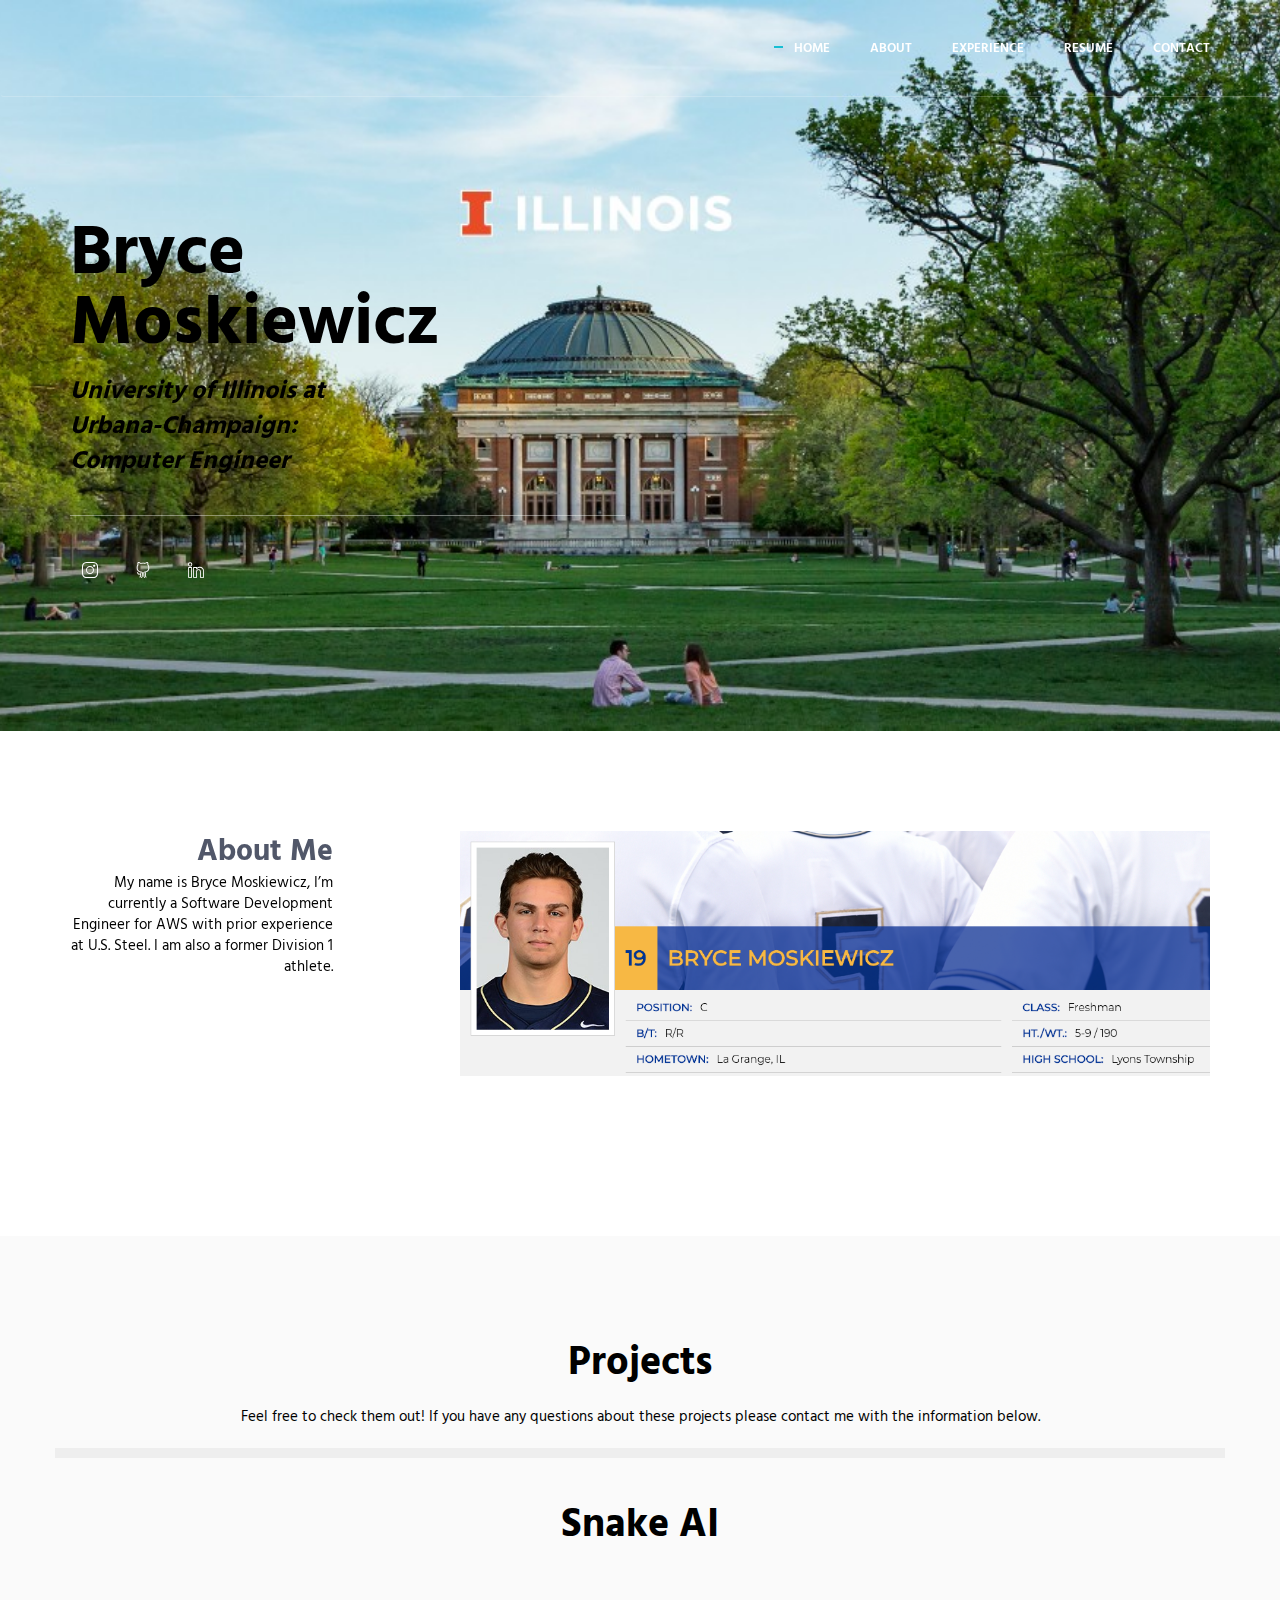
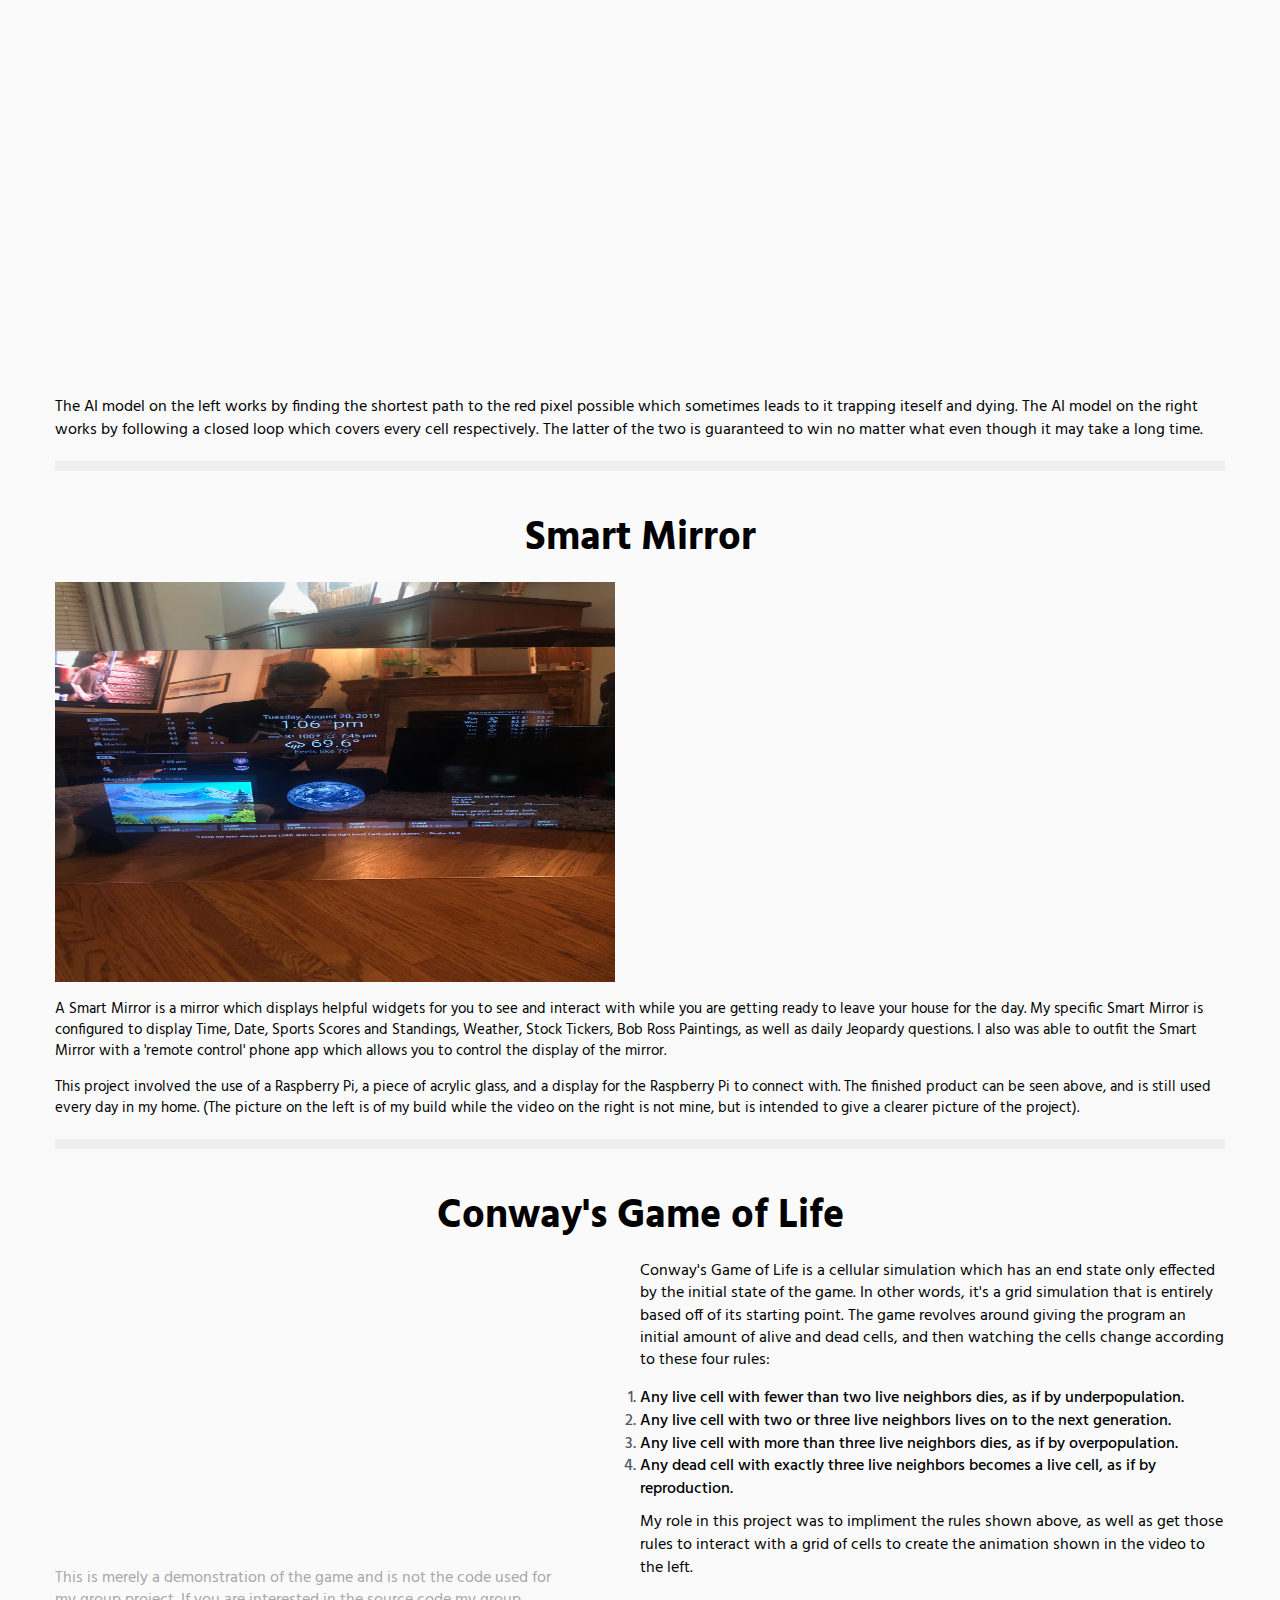
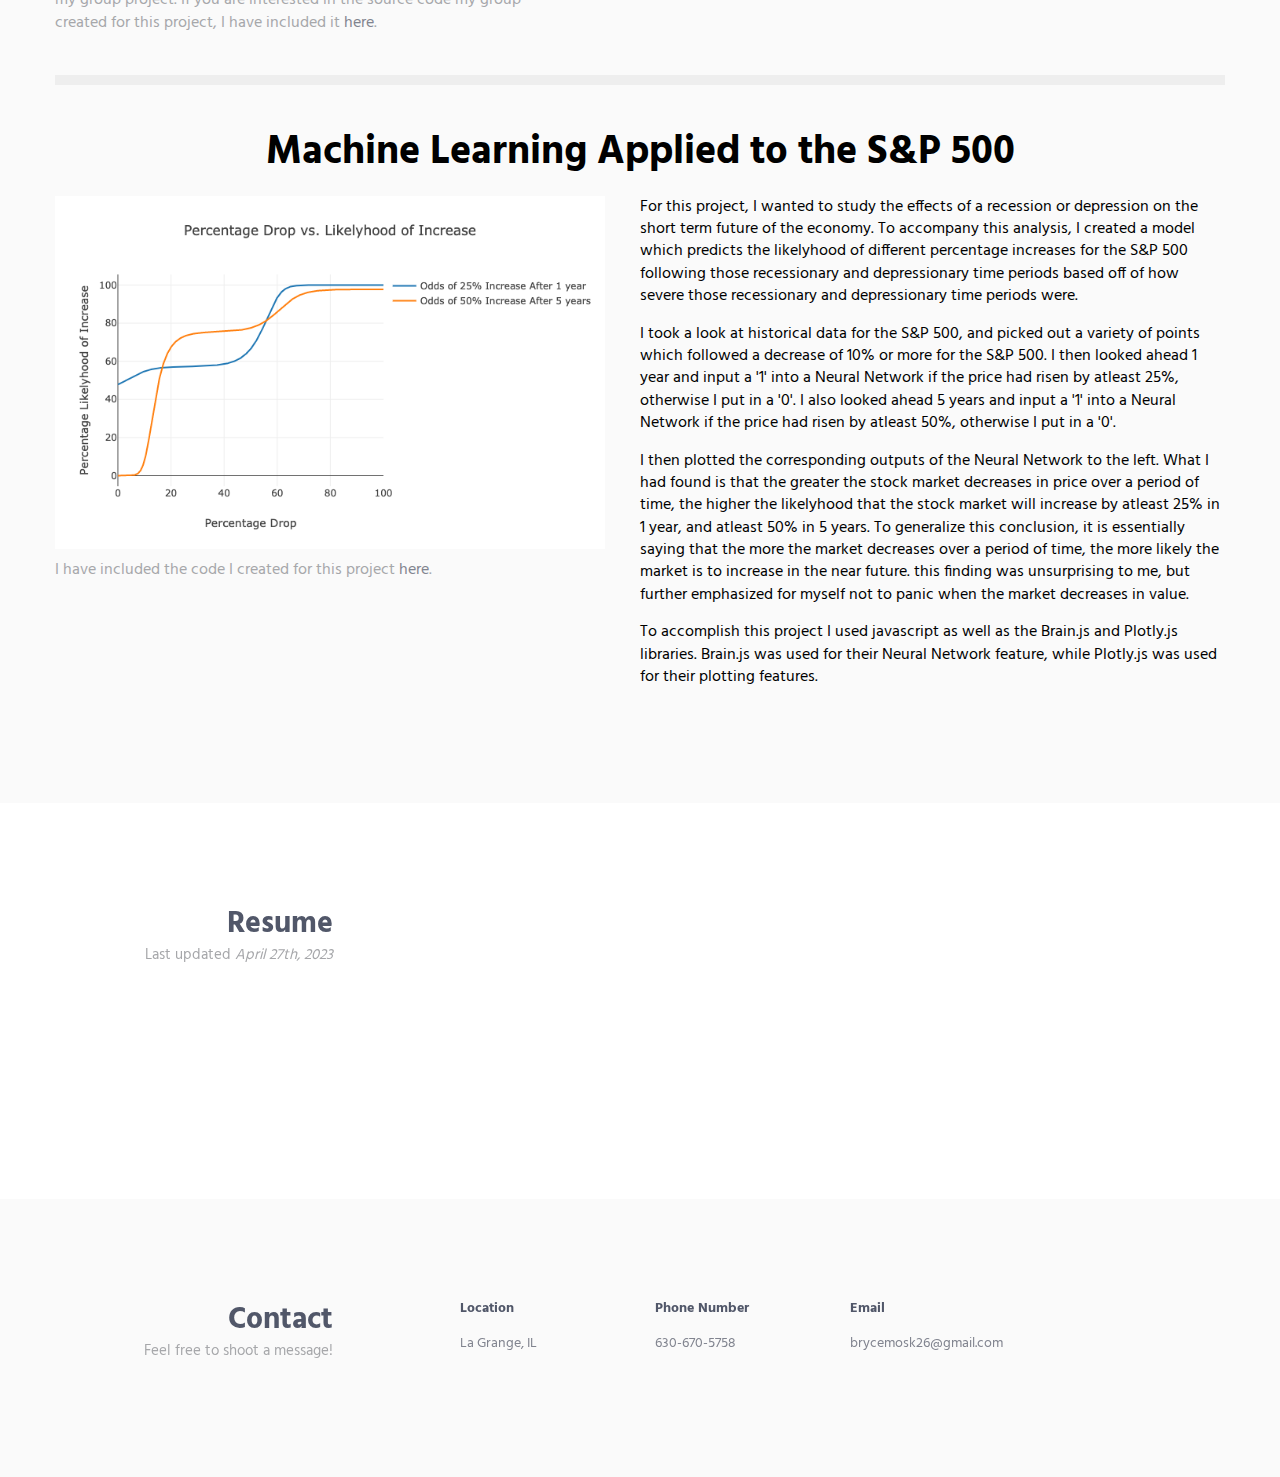
<file: index.html>
<!DOCTYPE html>


<html lang="en" class="no-js">
    <!-- BEGIN HEAD -->
    <head>
        <meta charset="utf-8"/>
        <title>Bryce Moskiewicz: Computer Engineer</title>
        <meta http-equiv="X-UA-Compatible" content="IE=edge">
        <meta content="width=device-width, initial-scale=1" name="viewport"/>
        <meta content="" name="description"/>
        <meta content="" name="author"/>

        <!-- GLOBAL MANDATORY STYLES -->
        <link href="http://fonts.googleapis.com/css?family=Hind:300,400,500,600,700" rel="stylesheet" type="text/css">
        <link href="vendor/simple-line-icons/css/simple-line-icons.css" rel="stylesheet" type="text/css"/>
        <link href="vendor/bootstrap/css/bootstrap.min.css" rel="stylesheet" type="text/css"/>

        <!-- PAGE LEVEL PLUGIN STYLES -->
        <link href="css/animate.css" rel="stylesheet">

        <!-- THEME STYLES -->
        <link href="css/layout.min.css" rel="stylesheet" type="text/css"/>

        <!-- Favicon -->
        <link rel="shortcut icon" href="favicon.ico"/>
    </head>
    <!-- END HEAD -->

    <!-- BODY -->
    <body id="body" data-spy="scroll" data-target=".header">

        <!--========== HEADER ==========-->
        <header class="header navbar-fixed-top">
            <!-- Navbar -->
            <nav class="navbar" role="navigation">
                <div class="container">
                    <!-- Brand and toggle get grouped for better mobile display -->
                    <div class="menu-container js_nav-item">
                        <button type="button" class="navbar-toggle" data-toggle="collapse" data-target=".nav-collapse">
                            <span class="sr-only">Toggle navigation</span>
                            <span class="toggle-icon"></span>
                        </button>

                        <!-- Logo -->

                        <!-- End Logo -->
                    </div>

                    <!-- Collect the nav links, forms, and other content for toggling -->
                    <div class="collapse navbar-collapse nav-collapse">
                        <div class="menu-container">
                            <ul class="nav navbar-nav navbar-nav-right">
                                <li class="js_nav-item nav-item"><a class="nav-item-child nav-item-hover" href="#body">Home</a></li>
                                <li class="js_nav-item nav-item"><a class="nav-item-child nav-item-hover" href="#about">About</a></li>
                                <li class="js_nav-item nav-item"><a class="nav-item-child nav-item-hover" href="#skills">Experience</a></li>
                                <li class="js_nav-item nav-item"><a class="nav-item-child nav-item-hover" href="#resume">Resume</a></li>
                                <li class="js_nav-item nav-item"><a class="nav-item-child nav-item-hover" href="#contact">Contact</a></li>
                            </ul>
                        </div>
                    </div>
                    <!-- End Navbar Collapse -->
                </div>
            </nav>
            <!-- Navbar -->
        </header>
        <!--========== END HEADER ==========-->
<!-- update -->
        <!--========== SLIDER ==========-->
        <div class="promo-block parallax-window" data-parallax="scroll" data-image-src="./UofIPicture.jpeg">
            <div class="container">
                <div class="row">
                    <div class="col-sm-6">
                        <div class="promo-block-divider">
                            <h1 class="promo-block-title"> <font color="black" > Bryce </br> Moskiewicz </font> </h1>
                            <h1 class="promo-block-text"> <i> <font color="black" >University of Illinois at </br> Urbana-Champaign: </br> Computer Engineer </font> </i></h1>
                        </div>
                        <ul class="list-inline">
                            <li><a href="https://www.instagram.com/bmoskie26" target="_blank" class="social-icons"><i class="icon-social-instagram"></i></a></li>
                            <li><a href="https://github.com/brycemosk" target="_blank" class="social-icons"><i class="icon-social-github"></i></a></li>
                            <li><a href="https://www.linkedin.com/in/bryce-moskiewicz-81370b183/"  target="_blank" class="social-icons"><i class="icon-social-linkedin"></i></a></li>
                        </ul>
                    </div>
                </div>
                <!--// end row -->
            </div>
        </div>
        <!--========== SLIDER ==========-->

        <!--========== PAGE LAYOUT ==========-->
        <!-- About -->
        <div id="about">
            <div class="container content-lg">
                <div class="row">
                    <div class="col-sm-3 sm-margin-b-30">
                        <div class="text-right sm-text-left">
                            <h2 class="margin-b-0">About Me</h2>
                            <p><font color="black"> My name is Bryce Moskiewicz, I’m currently a Software Development Engineer for AWS with prior experience at U.S. Steel. I am also a former Division 1 athlete. </font></p>
                        </div>
                    </div>
                    <div class="col-sm-8 col-sm-offset-1">
                    <div class="margin-b-60">
                      <img height=auto width=100% src="pitt_bio.jpg">
                    </div>
                </div>
                <!--// end row -->
            </div>
        </div>
        <!-- End About -->
                <!-- Skills -->

      <div id="skills">
        <div class="bg-color-sky-light" data-auto-height="true">
            <div class="container content-lg">
                <div class="row">
                    <h1 align = "middle"><font color="black"><b>Projects</b></font></h1>
                    <p align="middle"><font color="black">Feel free to check them out! If you have any questions about these projects please contact me with the information below.</font></p>
                  <hr style="border-width: 10px;"></hr>
                  </br>
            
                    <h1 align="middle"><font color="black">Snake AI</font></h1>
                    <div style="float: left; width: 50%;">
                    <iframe src="https://editor.p5js.org/Bmoskie26/embed/dnBCqelpx" style="width: 600px; height: 420px; overflow: hidden;"  scrolling="no" frameborder="0"></iframe>
                    </div>
                    <div style="float: left; width: 50%;">
                    <iframe src="https://editor.p5js.org/Bmoskie26/embed/I-ImMEuc_" style="width: 600px; height: 420px; overflow: hidden;"  scrolling="no" frameborder="0"></iframe>
                    </div>
                    <p>
                      <font color="black" size="3"> The AI model on the left works by finding the shortest path to the red pixel possible which sometimes leads to it trapping
                          iteself and dying. The AI model on the right works by 
                           following a closed loop which covers every cell respectively. The latter of the two is guaranteed to win no matter what even though it may take a long time. 
                        </font>
                    </p>
                    <hr style="border-width: 10px;"></hr>
                    </br>
            
               <h1 align="middle"><font color="black">Smart Mirror</font></h1>
               <div style="float: right; width: 50%;">
              <iframe width="560" height="400" src="https://www.youtube.com/embed/cVmDjJmcd2M" frameborder="0" allow="accelerometer; autoplay; encrypted-media; gyroscope; picture-in-picture" allowfullscreen></iframe>
               </div>
               <div style="float: right; width: 50%;">
               <img src="Final.jpeg" width=560px height=400px></img>
               </div>

             <div style="float: left; width: 100%; padding-top:10px;">
             <p>
             <font color="black">
             A Smart Mirror is a mirror which displays helpful widgets for you to see and interact with while you are getting ready to leave your house for the day.
             My specific Smart Mirror is configured to display Time, Date, Sports Scores and Standings, Weather, Stock Tickers, Bob Ross Paintings, as well as daily Jeopardy questions.
             I also was able to outfit the Smart Mirror with a 'remote control' phone app which allows you to control the display of the mirror.
             </font>
             </p>
             </div>
             <p>
             <font color="black">
             This project involved the use of a Raspberry Pi, a piece of acrylic glass, and a display for the Raspberry Pi to connect with.
             The finished product can be seen above, and is still used every day in my home. (The picture on the left is of my build while
             the video on the right is not mine, but is intended to give a clearer picture of the project).
             </font>
             </p>

              <hr  style="border-width: 10px;"></hr>
            </br>
               <h1 align="middle"><font color="black">Conway's Game of Life</font></h1>
               <div style="float: left; width: 50%; padding-right: 70px;">
               <iframe width=500px height="300" src="https://www.youtube.com/embed/Aq51GfPmD54?start=16" frameborder="0" allow="accelerometer; autoplay; encrypted-media; gyroscope; picture-in-picture" allowfullscreen></iframe>
                 <p><font size="3">This is merely a demonstration of the game and is not the code used for my group project.
                 If you are interested in the source code my group created for this project, I have included it <a href="ConwaySourceCode.txt" target="_blank">here</a>. </font></p>
               </div>

               <p><font color="black" size="3">
               Conway's Game of Life is a cellular simulation which has an end state only effected by the initial state of the game.
               In other words, it's a grid
               simulation that is entirely based off of its starting point. The game revolves around giving the program an initial amount of
               alive and dead cells, and then watching the cells change according to these four rules:
               </font>
               <ol>
                 <li><font color="black">Any live cell with fewer than two live neighbors dies, as if by underpopulation.</font></li>
                 <li><font color="black">Any live cell with two or three live neighbors lives on to the next generation.</font></li>
                 <li><font color="black">Any live cell with more than three live neighbors dies, as if by overpopulation.</font></li>
                 <li><font color="black">Any dead cell with exactly three live neighbors becomes a live cell, as if by reproduction.</font></li>
               </ol>
               <font color="black" size="3"> My role in this project was to impliment the rules shown above, as well as get those rules to interact with
               a grid of cells to create the animation shown in the video to the left. </font>
               </p>
             </br>
             </br>
             </br>



               <hr  style="border-width: 10px;"></hr>

               </br>
               <h1 align="middle"><font color="black">Machine Learning Applied to the S&P 500</font></h1>
               <div style="float: left; width:50%;">
               <img width=550px  src="newplot (3).png"></img>
               <div style="padding-top: 10px;">
               <p><font size="3">I have included the code I created for this project <a href="Stock_Project.js">here</a>.</font></p>
               </div>
               </div>
               <div style="float: left; width:50%;">
                 <p><font color="black" size="3">For this project, I wanted to study the effects of a recession or depression
                 on the short term future of the economy. To accompany this analysis, I created a model which predicts the likelyhood of different percentage increases
                 for the S&P 500 following those recessionary and depressionary time periods based off of how severe those recessionary and depressionary time periods were.</font></p>
                 <p><font color="black" size="3">I took a look at historical data for the S&P 500, and picked out a variety of points which
                 followed a decrease of 10% or more for the S&P 500. I then looked ahead 1 year and input a '1' into a Neural Network if the price had risen by atleast
                 25%, otherwise I put in a '0'. I also looked ahead 5 years and input a '1' into a Neural Network if the price had risen by atleast 50%, otherwise I put in a '0'.
                 </font></p>
                 <p><font color="black" size="3">I then plotted the corresponding outputs of the Neural Network to the left. What I had found is that the greater the stock market
                   decreases in price over a period of time, the higher the likelyhood that the stock market will increase by atleast 25% in 1 year, and atleast 50% in 5 years. To generalize this conclusion,
                   it is essentially saying that the more the market decreases over a period of time, the more likely the market is to increase in the near future. this finding was unsurprising to me, but further
                   emphasized for myself not to panic when the market decreases in value.
                   </font></p>
                   <p><font color="black" size="3">
                     To accomplish this project I used javascript as well as the Brain.js and Plotly.js libraries. Brain.js was used for their Neural Network feature, while Plotly.js was used
                     for their plotting features.
                   </font></p>
                 </div>

               </div>

                <!--// end row -->
            </div>
        </div>
    </div>
  </div>

        <!-- End Skills -->

        <!-- Resume -->
        <div id="resume">
                <div class="container content-lg">
                    <div class="row">
                        <div class="col-sm-3 sm-margin-b-30">
                            <div class="text-right sm-text-left">
                                <h2 class="margin-b-0">Resume</h2>
                                <p>Last updated <i>April 27th, 2023</i> </p>
                            </div>
                        </div>
                        <div class="col-sm-8 col-sm-offset-1">
                            <div class="row row-space-2 margin-b-4">

                                <div class="col-md-4 md-margin-b-4">
                                    <div class="service bg-color-base wow zoomIn" data-height="height" data-wow-duration=".3" data-wow-delay=".1s">
                                        <div class="service-element">
                                            <i class="service-icon color-white icon-screen-tablet"></i>
                                        </div>
                                        <div class="service-info">
                                            <h3 class="color-white">Resume Download</h3>
                                            <p class="color-white margin-b-5">Click Here</p>
                                        </div>
                                    <a href="./Bryce_Resume.pdf" target="_blank" class="content-wrapper-link"></a>
                                    </div>
                                </div>
                                <div class="col-md-4">

                                </div>
                            </div>
                            <!--// end row -->
                        </div>
                    </div>
                    <!--// end row -->
                </div>

        </div>
        <!-- End Resume -->


                            </div>

                            </div>
                            <div class="masonry-grid-item col-xs-12 col-sm-6 col-md-4 md-margin-b-4">

                            </div>
                        </div>
                        <!-- End Masonry Grid -->
                    </div>
                </div>
                <!--// end row -->
            </div>
        </div>
        <!-- End Work -->

        <!-- Contact -->
        <div id="contact">
            <div class="bg-color-sky-light">
                <div class="container content-lg">
                    <div class="row">
                        <div class="col-sm-3 sm-margin-b-30">
                            <div class="text-right sm-text-left">
                                <h2 class="margin-b-0">Contact</h2>
                                <p>Feel free to shoot a message!</p>
                            </div>
                        </div>
                        <div class="col-sm-8 col-sm-offset-1">
                            <div class="row">
                                <div class="col-md-3 col-xs-6 md-margin-b-30">
                                    <h5>Location</h5>
                                    <a target="_blank" href="https://www.google.com/maps/d/viewer?gl=US&ie=UTF8&oe=UTF8&msa=0&mid=1z44y_iLNF-6cTIdN8VldLhr8Oy0&ll=41.778777118610385%2C-87.86489860251618&z=10">La Grange, IL</a>
                                </div>
                                <div class="col-md-3 col-xs-6 md-margin-b-30">
                                    <h5>Phone Number</h5>
                                    <a href="tel:630-670-5758">630-670-5758</a>
                                </div>
                                <div class="col-md-3 col-xs-6">
                                    <h5>Email</h5>
                                    <a href="mailto:brycemosk26@gmail.com">brycemosk26@gmail.com </a>
                                </div>

                            </div>
                        </div>
                    </div>
                    <!--// end row -->

                </div>
            </div>
        </div>


        <!-- Back To Top -->
        <a href="javascript:void(0);" class="js-back-to-top back-to-top">Top</a>

        <!-- JAVASCRIPTS(Load javascripts at bottom, this will reduce page load time) -->
        <!-- CORE PLUGINS -->
        <script src="vendor/jquery.min.js" type="text/javascript"></script>
        <script src="vendor/jquery-migrate.min.js" type="text/javascript"></script>
        <script src="vendor/bootstrap/js/bootstrap.min.js" type="text/javascript"></script>

        <!-- PAGE LEVEL PLUGINS -->
        <script src="vendor/jquery.easing.js" type="text/javascript"></script>
        <script src="vendor/jquery.back-to-top.js" type="text/javascript"></script>
        <script src="vendor/jquery.smooth-scroll.js" type="text/javascript"></script>
        <script src="vendor/jquery.wow.min.js" type="text/javascript"></script>
        <script src="vendor/jquery.parallax.min.js" type="text/javascript"></script>
        <script src="vendor/jquery.appear.js" type="text/javascript"></script>
        <script src="vendor/masonry/jquery.masonry.pkgd.min.js" type="text/javascript"></script>
        <script src="vendor/masonry/imagesloaded.pkgd.min.js" type="text/javascript"></script>

        <!-- PAGE LEVEL SCRIPTS -->
        <script src="js/layout.min.js" type="text/javascript"></script>
        <script src="js/components/progress-bar.min.js" type="text/javascript"></script>
        <script src="js/components/masonry.min.js" type="text/javascript"></script>
        <script src="js/components/wow.min.js" type="text/javascript"></script>

    </body>
    <!-- END BODY -->
</html>
</file>
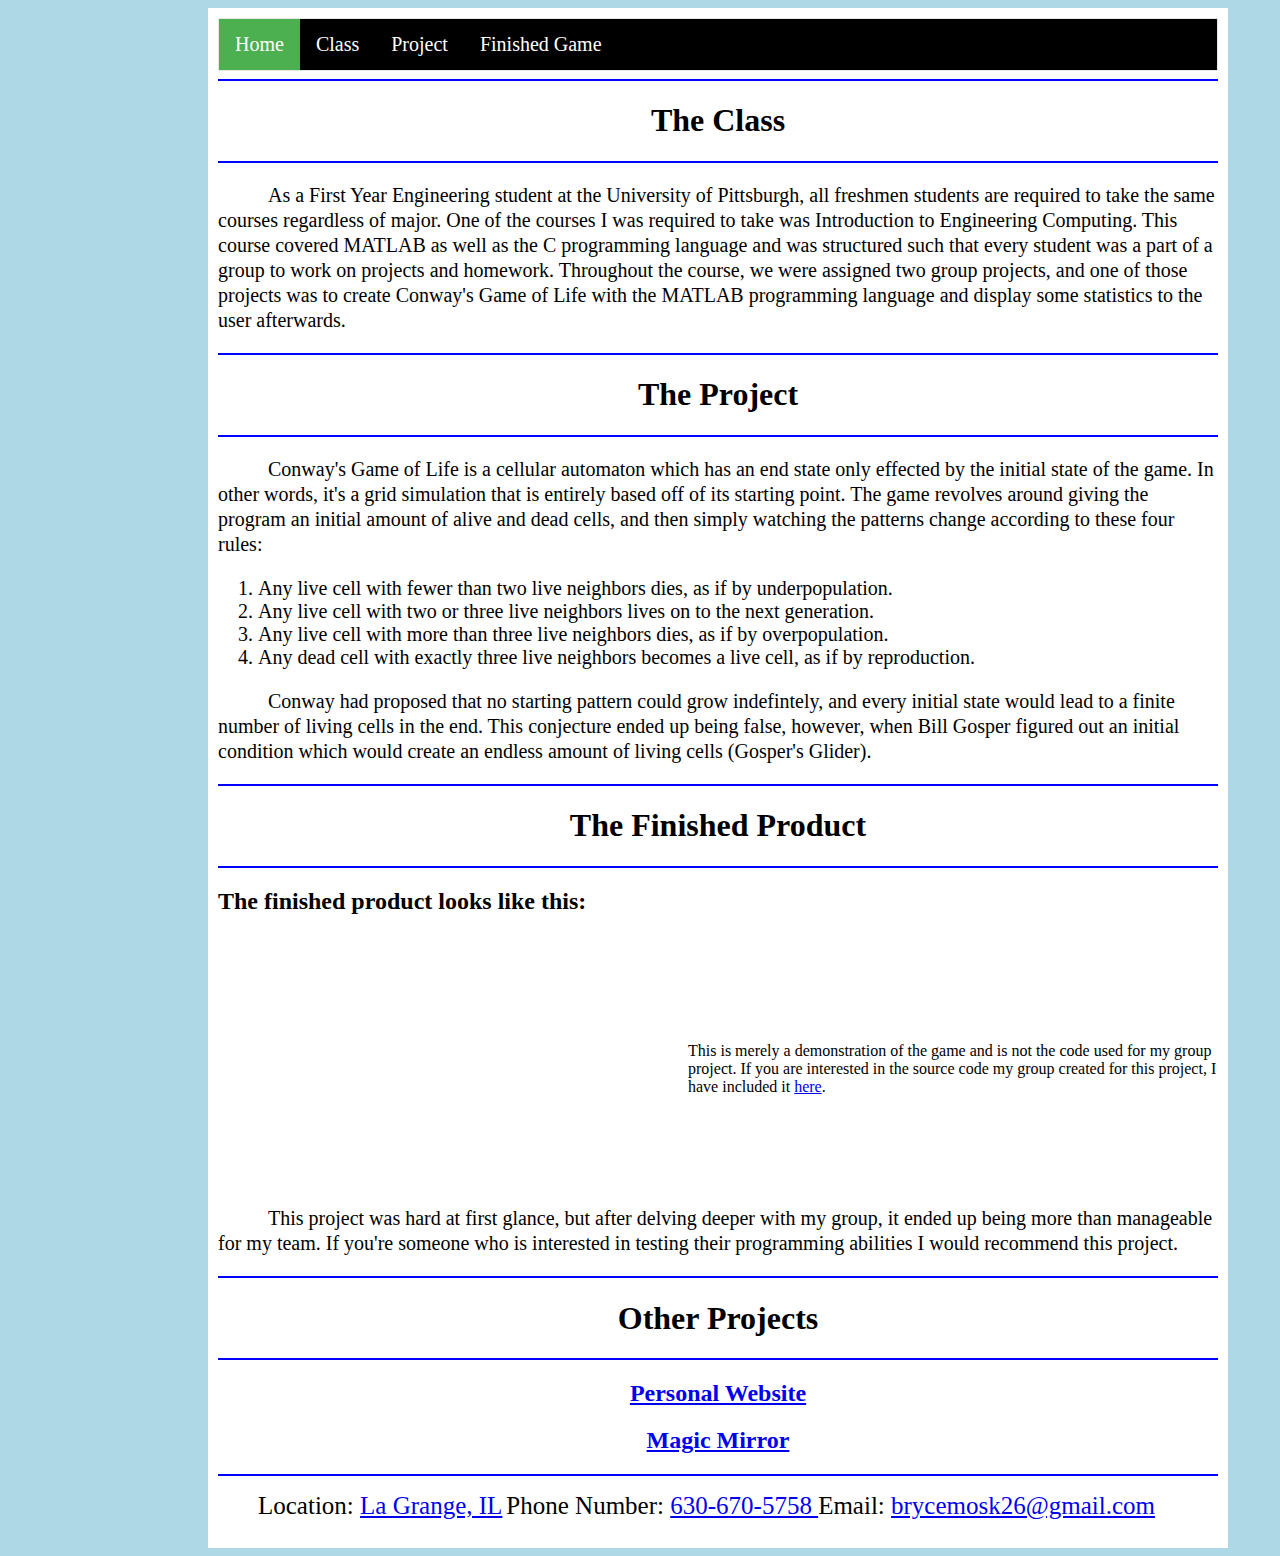
<file: ConwaysGame.html>
<!DOCTYPE HTML>
<html>
<head>
<title>Conway's Game of Life</title>
<link rel="stylesheet" href="style.css"></link>
</head>
<body>
  <div class="backgroundConway">
  <ul class="topbar">
  <li class="barElement"><a class="active" href="index.html">Home</a></li>
  <li class="barElement"><a href="#Class">Class</a></li>
  <li class="barElement"><a href="#Project">Project</a></li>
  <li class="barElement"><a href="#Finished">Finished Game</a></li>
</ul>
<hr></hr>
<h1 id="Class">The Class</h1>
<hr></hr>
<p>
As a First Year Engineering student at the University of Pittsburgh, all freshmen students are required to take the same courses
regardless of major. One of the courses I was required to take was Introduction to Engineering Computing. This course covered
MATLAB as well as the C programming language and was structured such that every student was a part of a group
to work on projects and homework. Throughout the course, we were assigned two group projects, and one of those projects
was to create Conway's Game of Life with the MATLAB programming language and display some statistics to the user afterwards.
</p>
<hr></hr>
<h1 id="Project">The Project</h1>
<hr></hr>
<p>
Conway's Game of Life is a cellular automaton which has an end state only effected by the initial state of the game.
In other words, it's a grid
simulation that is entirely based off of its starting point. The game revolves around giving the program an initial amount of
alive and dead cells, and then simply watching the patterns change according to these four rules:
<ol>
  <li>Any live cell with fewer than two live neighbors dies, as if by underpopulation.</li>
  <li>Any live cell with two or three live neighbors lives on to the next generation.</li>
  <li>Any live cell with more than three live neighbors dies, as if by overpopulation.</li>
  <li>Any dead cell with exactly three live neighbors becomes a live cell, as if by reproduction.</li>
</ol>
</p>
<p>
Conway had proposed that no starting pattern could grow indefintely, and every initial state would lead to a finite
number of living cells in the end. This conjecture ended up being false, however, when Bill Gosper figured out an initial
condition which would create an endless amount of living cells (Gosper's Glider).
</p>
<hr></hr>
<h1 id="Finished">The Finished Product</h1>
<hr></hr>
<h2>The finished product looks like this:</h2>
<iframe style="padding-right:20px" width="450" height="250" src="https://www.youtube.com/embed/Aq51GfPmD54?start=16" frameborder="0" allow="accelerometer; autoplay; encrypted-media; gyroscope; picture-in-picture" allowfullscreen></iframe>
<br></br>
<br></br>
<br></br>
<font size="3">This is merely a demonstration of the game and is not the code used for my group project.
If you are interested in the source code my group created for this project, I have included it <a href="ConwaySourceCode.txt" target="_blank">here</a>. </font>
<br></br>
<br></br>
<br></br>
<p>
This project was hard at first glance, but after delving deeper with my group, it ended up being more than manageable for my team.
If you're someone who is interested in testing their programming abilities I would recommend this project.
</p>
<hr></hr>
<h1> Other Projects </h1>
<hr></hr>
<div class="projects" style="">
<h2 align="middle"><a class="projects" href="index.html" target="_blank">Personal Website </a></h2>
<h2 align="middle"><a class="projects" href="MagicMirror.html" target="_blank"> Magic Mirror </a></h2>
</div>
<hr></hr>
<div class="row">
    <ul class="row">
        <li> Location: <a target="_blank" href="https://www.google.com/maps/place/Chicago,+IL/@41.8333925,-88.0121478,10z/data=!3m1!4b1!4m5!3m4!1s0x880e2c3cd0f4cbed:0xafe0a6ad09c0c000!8m2!3d41.8781136!4d-87.6297982"> La Grange, IL</a></li>
        <li> Phone Number: <a href="tel:630-670-5758"> 630-670-5758 </a></li>
        <li> Email: <a href="mailto:brycemosk26@gmail.com">brycemosk26@gmail.com </a></li>
    </ul>
</div>
</div>
</body>
</html>
</file>
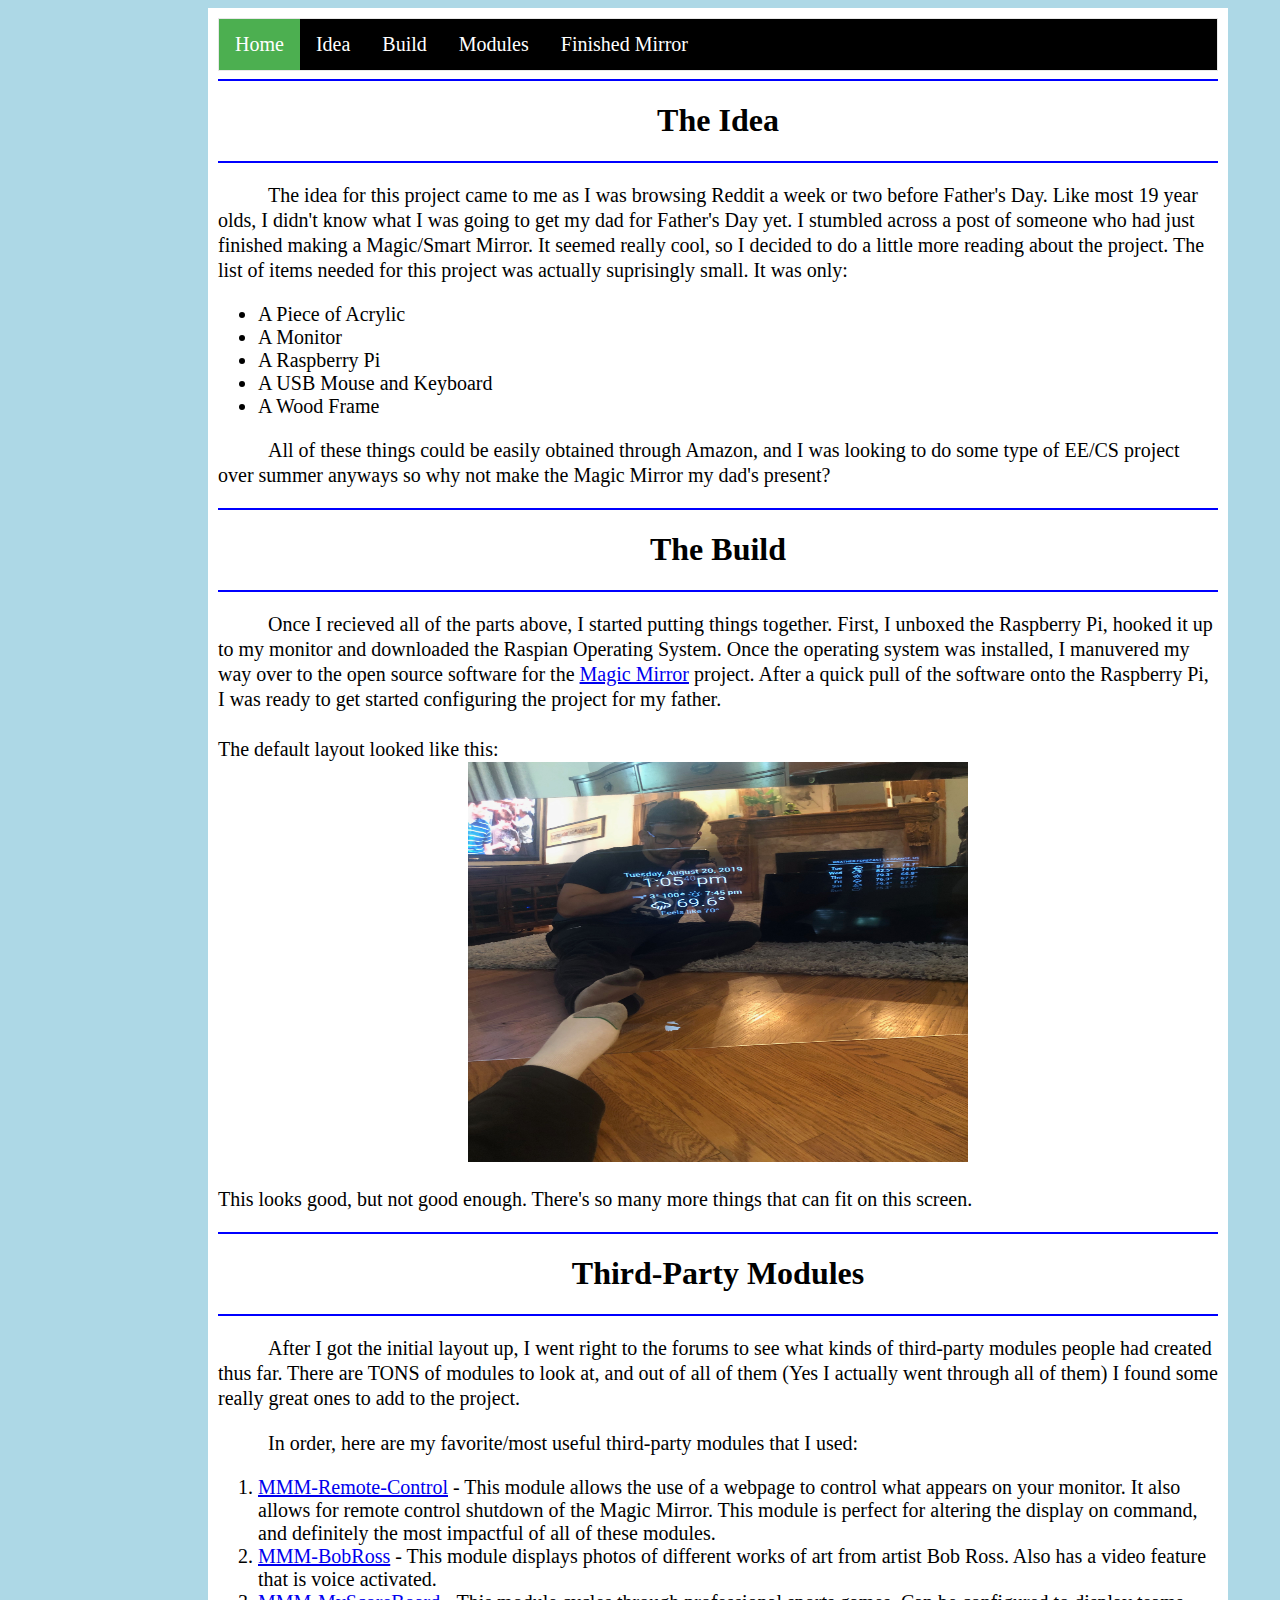
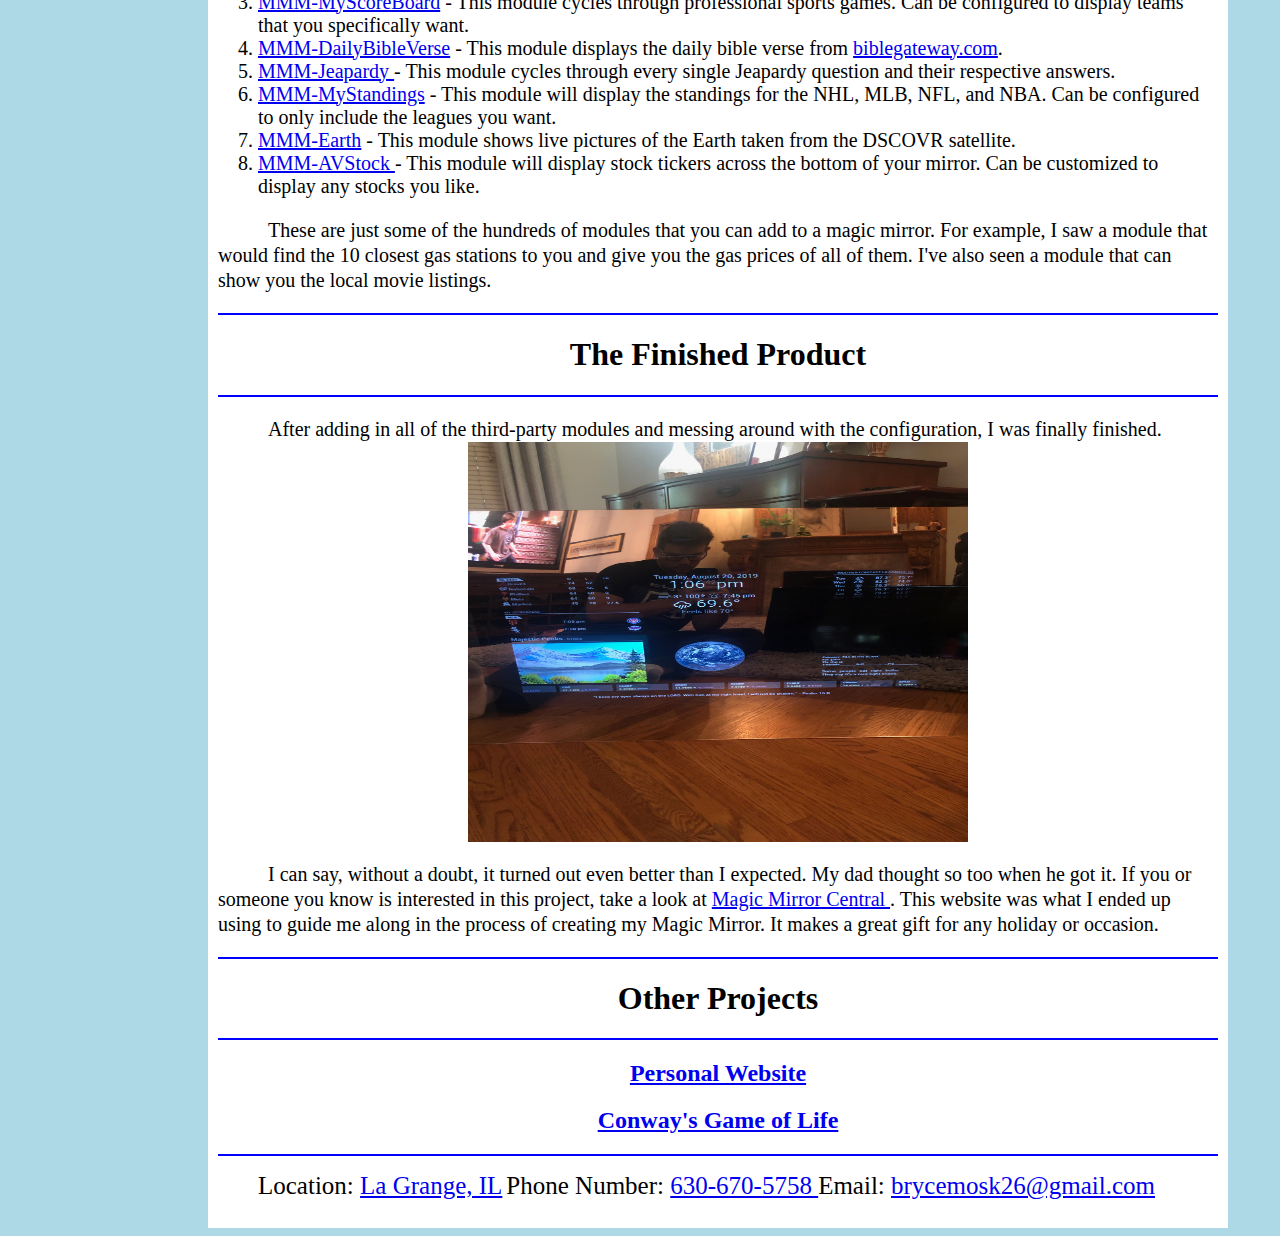
<file: MagicMirror.html>
<!DOCTYPE HTML>
<html>
<head>
<title>Magic Mirror</title>
<link rel="stylesheet" href="style.css"></link>
</head>
<body>
  <div class="backgroundMirror">
  <ul class="topbar">
  <li class="barElement"><a class="active" href="index.html">Home</a></li>
  <li class="barElement"><a href="#Idea">Idea</a></li>
  <li class="barElement"><a href="#Build">Build</a></li>
  <li class="barElement"><a href="#Modules">Modules</a></li>
  <li class="barElement"><a href="#Finished">Finished Mirror</a></li>
</ul>
<hr></hr>
<h1 id="Idea">The Idea</h1>
<hr></hr>
<p>
The idea for this project came to me as I was browsing Reddit a week or two before Father's Day. Like most 19 year olds, I didn't know what I was going to get
my dad for Father's Day yet. I stumbled across a post of someone who had just finished making a Magic/Smart Mirror.
It seemed really cool, so I decided to do a little more reading about the project.
The list of items needed for this project was actually suprisingly small.
It was only: </p>
  <ul>
    <li>A Piece of Acrylic</li>
    <li>A Monitor</li>
    <li>A Raspberry Pi</li>
    <li>A USB Mouse and Keyboard</li>
    <li>A Wood Frame</li>
  </ul>
<p>
All of these things could be easily obtained through Amazon, and I was looking to do some type of EE/CS project over summer anyways so why not make the Magic Mirror my dad's present?
</p>
<hr></hr>
<h1 id="Build">The Build</h1>
<hr></hr>
<p>
  Once I recieved all of the parts above, I started putting things together.
  First, I unboxed the Raspberry Pi, hooked it up to my monitor and downloaded the Raspian Operating System.
  Once the operating system was installed, I manuvered my way over to the open source software for the <a target="_blank" href="https://magicmirror.builders/">Magic Mirror</a> project.
  After a quick pull of the software onto the Raspberry Pi, I was ready to get started configuring the project for my father.
  <br/>
  <br/>
  The default layout looked like this:
  <br/>
  <img class="center" src="Initial.jpeg" height="400" width="500" align="middle"></img>
  <br/>
  This looks good, but not good enough. There's so many more things that can fit on this screen.
</p>
<hr></hr>
<h1 id="Modules">Third-Party Modules</h1>
<hr></hr>
<p>
  After I got the initial layout up, I went right to the forums to see what kinds of third-party modules people had created thus far.
  There are TONS of modules to look at, and out of all of them (Yes I actually went through all of them)
  I found some really great ones to add to the project.
</p>
<p>
  In order, here are my favorite/most useful third-party modules that I used:
</p>
  <ol>
    <li><a href="https://github.com/Jopyth/MMM-Remote-Control" target="_blank">MMM-Remote-Control</a> - This module allows the use of a webpage to control what appears on your monitor. It also allows for remote control shutdown of the Magic Mirror. This module is perfect for altering the display on command, and definitely the most impactful of all of these modules.</li>
    <li><a href="https://forum.magicmirror.builders/topic/8459/mmm-bob-ross-for-putting-a-happy-little-painting-up-on-your-mirror/2" target="_blank">MMM-BobRoss</a> - This module displays photos of different works of art from artist Bob Ross. Also has a video feature that is voice activated.</li>
    <li><a href="https://forum.magicmirror.builders/topic/4297/mmm-myscoreboard" target="_blank"> MMM-MyScoreBoard</a> - This module cycles through professional sports games. Can be configured to display teams that you specifically want.</li>
    <li><a href="https://forum.magicmirror.builders/topic/1265/mmm-dailybibleverse" target="_blank">MMM-DailyBibleVerse</a> - This module displays the daily bible verse from <a target="_blank" href="https://www.biblegateway.com/"> biblegateway.com</a>.</li>
    <li><a href="https://forum.magicmirror.builders/topic/4209/mmm-jeopardy" target="_blank">MMM-Jeapardy </a>- This module cycles through every single Jeapardy question and their respective answers.</li>
    <li><a href="https://forum.magicmirror.builders/topic/10234/mmm-mystandings" target="_blank">MMM-MyStandings</a> - This module will display the standings for the NHL, MLB, NFL, and NBA. Can be configured to only include the leagues you want.</li>
    <li><a href="https://github.com/mykle1/MMM-EARTH" target="_blank"> MMM-Earth</a> - This module shows live pictures of the Earth taken from the DSCOVR satellite.</li>
    <li><a href="https://github.com/eouia/MMM-AVStock" target="_blank">MMM-AVStock </a>- This module will display stock tickers across the bottom of your mirror. Can be customized to display any stocks you like.</li>
  </ol>
<p>
  These are just some of the hundreds of modules that you can add to a magic mirror. For example, I saw a module that would find the 10 closest gas stations to you and give you the gas prices of all of them.
  I've also seen a module that can show you the local movie listings.
</p>
<hr></hr>
<h1 id="Finished">The Finished Product</h1>
<hr></hr>
<p>
  After adding in all of the third-party modules and messing around with the configuration, I was finally finished.
  <br/>
    <img class="center" src="Final.jpeg" height="400" width="400" align="middle"> </img>
</p>
<p>
  I can say, without a doubt, it turned out even better than I expected. My dad thought so too when he got it.
  If you or someone you know is interested in this project, take a look at <a href="https://www.magicmirrorcentral.com/complete-raspberry-pi-magic-mirror-tutorial/" target="_blank"> Magic Mirror Central </a>.
   This website was what I ended up using to guide me along in the process of creating my Magic Mirror. It makes a great gift for any
   holiday or occasion.
</p>
<hr></hr>
<h1> Other Projects </h1>
<hr></hr>
<div class="projects" style="">
<h2 align="middle"><a class="projects" href="index.html" target="_blank">Personal Website </a></h2>
<h2 align="middle"><a class="projects" href="ConwaysGame.html" target="_blank"> Conway's Game of Life </a></h2>
</div>
<hr></hr>
<div class="row">
    <ul class="row">
        <li> Location: <a target="_blank" href="https://www.google.com/maps/place/Chicago,+IL/@41.8333925,-88.0121478,10z/data=!3m1!4b1!4m5!3m4!1s0x880e2c3cd0f4cbed:0xafe0a6ad09c0c000!8m2!3d41.8781136!4d-87.6297982"> La Grange, IL</a></li>
        <li> Phone Number: <a href="tel:630-670-5758"> 630-670-5758 </a></li>
        <li> Email: <a href="mailto:brycemosk26@gmail.com">brycemosk26@gmail.com </a></li>
    </ul>
</div>
</div>
</body>
</html>
</file>
<file: vendor/simple-line-icons/css/simple-line-icons.css>
@font-face {
  font-family: 'simple-line-icons';
  src: url('../fonts/Simple-Line-Icons.eot?v=2.3.2');
  src: url('../fonts/Simple-Line-Icons.eot?v=2.3.2#iefix') format('embedded-opentype'), url('../fonts/Simple-Line-Icons.woff2?v=2.3.2') format('woff2'), url('../fonts/Simple-Line-Icons.ttf?v=2.3.2') format('truetype'), url('../fonts/Simple-Line-Icons.woff?v=2.3.2') format('woff'), url('../fonts/Simple-Line-Icons.svg?v=2.3.2#simple-line-icons') format('svg');
  font-weight: normal;
  font-style: normal;
}
/*
 Use the following CSS code if you want to have a class per icon.
 Instead of a list of all class selectors, you can use the generic [class*="icon-"] selector, but it's slower:
*/
.icon-user,
.icon-people,
.icon-user-female,
.icon-user-follow,
.icon-user-following,
.icon-user-unfollow,
.icon-login,
.icon-logout,
.icon-emotsmile,
.icon-phone,
.icon-call-end,
.icon-call-in,
.icon-call-out,
.icon-map,
.icon-location-pin,
.icon-direction,
.icon-directions,
.icon-compass,
.icon-layers,
.icon-menu,
.icon-list,
.icon-options-vertical,
.icon-options,
.icon-arrow-down,
.icon-arrow-left,
.icon-arrow-right,
.icon-arrow-up,
.icon-arrow-up-circle,
.icon-arrow-left-circle,
.icon-arrow-right-circle,
.icon-arrow-down-circle,
.icon-check,
.icon-clock,
.icon-plus,
.icon-minus,
.icon-close,
.icon-exclamation,
.icon-organization,
.icon-trophy,
.icon-screen-smartphone,
.icon-screen-desktop,
.icon-plane,
.icon-notebook,
.icon-mustache,
.icon-mouse,
.icon-magnet,
.icon-energy,
.icon-disc,
.icon-cursor,
.icon-cursor-move,
.icon-crop,
.icon-chemistry,
.icon-speedometer,
.icon-shield,
.icon-screen-tablet,
.icon-magic-wand,
.icon-hourglass,
.icon-graduation,
.icon-ghost,
.icon-game-controller,
.icon-fire,
.icon-eyeglass,
.icon-envelope-open,
.icon-envelope-letter,
.icon-bell,
.icon-badge,
.icon-anchor,
.icon-wallet,
.icon-vector,
.icon-speech,
.icon-puzzle,
.icon-printer,
.icon-present,
.icon-playlist,
.icon-pin,
.icon-picture,
.icon-handbag,
.icon-globe-alt,
.icon-globe,
.icon-folder-alt,
.icon-folder,
.icon-film,
.icon-feed,
.icon-drop,
.icon-drawer,
.icon-docs,
.icon-doc,
.icon-diamond,
.icon-cup,
.icon-calculator,
.icon-bubbles,
.icon-briefcase,
.icon-book-open,
.icon-basket-loaded,
.icon-basket,
.icon-bag,
.icon-action-undo,
.icon-action-redo,
.icon-wrench,
.icon-umbrella,
.icon-trash,
.icon-tag,
.icon-support,
.icon-frame,
.icon-size-fullscreen,
.icon-size-actual,
.icon-shuffle,
.icon-share-alt,
.icon-share,
.icon-rocket,
.icon-question,
.icon-pie-chart,
.icon-pencil,
.icon-note,
.icon-loop,
.icon-home,
.icon-grid,
.icon-graph,
.icon-microphone,
.icon-music-tone-alt,
.icon-music-tone,
.icon-earphones-alt,
.icon-earphones,
.icon-equalizer,
.icon-like,
.icon-dislike,
.icon-control-start,
.icon-control-rewind,
.icon-control-play,
.icon-control-pause,
.icon-control-forward,
.icon-control-end,
.icon-volume-1,
.icon-volume-2,
.icon-volume-off,
.icon-calendar,
.icon-bulb,
.icon-chart,
.icon-ban,
.icon-bubble,
.icon-camrecorder,
.icon-camera,
.icon-cloud-download,
.icon-cloud-upload,
.icon-envelope,
.icon-eye,
.icon-flag,
.icon-heart,
.icon-info,
.icon-key,
.icon-link,
.icon-lock,
.icon-lock-open,
.icon-magnifier,
.icon-magnifier-add,
.icon-magnifier-remove,
.icon-paper-clip,
.icon-paper-plane,
.icon-power,
.icon-refresh,
.icon-reload,
.icon-settings,
.icon-star,
.icon-symbol-female,
.icon-symbol-male,
.icon-target,
.icon-credit-card,
.icon-paypal,
.icon-social-tumblr,
.icon-social-twitter,
.icon-social-facebook,
.icon-social-instagram,
.icon-social-linkedin,
.icon-social-pinterest,
.icon-social-github,
.icon-social-google,
.icon-social-reddit,
.icon-social-skype,
.icon-social-dribbble,
.icon-social-behance,
.icon-social-foursqare,
.icon-social-soundcloud,
.icon-social-spotify,
.icon-social-stumbleupon,
.icon-social-youtube,
.icon-social-dropbox {
  font-family: 'simple-line-icons';
  speak: none;
  font-style: normal;
  font-weight: normal;
  font-variant: normal;
  text-transform: none;
  line-height: 1;
  /* Better Font Rendering =========== */
  -webkit-font-smoothing: antialiased;
  -moz-osx-font-smoothing: grayscale;
}
.icon-user:before {
  content: "\e005";
}
.icon-people:before {
  content: "\e001";
}
.icon-user-female:before {
  content: "\e000";
}
.icon-user-follow:before {
  content: "\e002";
}
.icon-user-following:before {
  content: "\e003";
}
.icon-user-unfollow:before {
  content: "\e004";
}
.icon-login:before {
  content: "\e066";
}
.icon-logout:before {
  content: "\e065";
}
.icon-emotsmile:before {
  content: "\e021";
}
.icon-phone:before {
  content: "\e600";
}
.icon-call-end:before {
  content: "\e048";
}
.icon-call-in:before {
  content: "\e047";
}
.icon-call-out:before {
  content: "\e046";
}
.icon-map:before {
  content: "\e033";
}
.icon-location-pin:before {
  content: "\e096";
}
.icon-direction:before {
  content: "\e042";
}
.icon-directions:before {
  content: "\e041";
}
.icon-compass:before {
  content: "\e045";
}
.icon-layers:before {
  content: "\e034";
}
.icon-menu:before {
  content: "\e601";
}
.icon-list:before {
  content: "\e067";
}
.icon-options-vertical:before {
  content: "\e602";
}
.icon-options:before {
  content: "\e603";
}
.icon-arrow-down:before {
  content: "\e604";
}
.icon-arrow-left:before {
  content: "\e605";
}
.icon-arrow-right:before {
  content: "\e606";
}
.icon-arrow-up:before {
  content: "\e607";
}
.icon-arrow-up-circle:before {
  content: "\e078";
}
.icon-arrow-left-circle:before {
  content: "\e07a";
}
.icon-arrow-right-circle:before {
  content: "\e079";
}
.icon-arrow-down-circle:before {
  content: "\e07b";
}
.icon-check:before {
  content: "\e080";
}
.icon-clock:before {
  content: "\e081";
}
.icon-plus:before {
  content: "\e095";
}
.icon-minus:before {
  content: "\e615";
}
.icon-close:before {
  content: "\e082";
}
.icon-exclamation:before {
  content: "\e617";
}
.icon-organization:before {
  content: "\e616";
}
.icon-trophy:before {
  content: "\e006";
}
.icon-screen-smartphone:before {
  content: "\e010";
}
.icon-screen-desktop:before {
  content: "\e011";
}
.icon-plane:before {
  content: "\e012";
}
.icon-notebook:before {
  content: "\e013";
}
.icon-mustache:before {
  content: "\e014";
}
.icon-mouse:before {
  content: "\e015";
}
.icon-magnet:before {
  content: "\e016";
}
.icon-energy:before {
  content: "\e020";
}
.icon-disc:before {
  content: "\e022";
}
.icon-cursor:before {
  content: "\e06e";
}
.icon-cursor-move:before {
  content: "\e023";
}
.icon-crop:before {
  content: "\e024";
}
.icon-chemistry:before {
  content: "\e026";
}
.icon-speedometer:before {
  content: "\e007";
}
.icon-shield:before {
  content: "\e00e";
}
.icon-screen-tablet:before {
  content: "\e00f";
}
.icon-magic-wand:before {
  content: "\e017";
}
.icon-hourglass:before {
  content: "\e018";
}
.icon-graduation:before {
  content: "\e019";
}
.icon-ghost:before {
  content: "\e01a";
}
.icon-game-controller:before {
  content: "\e01b";
}
.icon-fire:before {
  content: "\e01c";
}
.icon-eyeglass:before {
  content: "\e01d";
}
.icon-envelope-open:before {
  content: "\e01e";
}
.icon-envelope-letter:before {
  content: "\e01f";
}
.icon-bell:before {
  content: "\e027";
}
.icon-badge:before {
  content: "\e028";
}
.icon-anchor:before {
  content: "\e029";
}
.icon-wallet:before {
  content: "\e02a";
}
.icon-vector:before {
  content: "\e02b";
}
.icon-speech:before {
  content: "\e02c";
}
.icon-puzzle:before {
  content: "\e02d";
}
.icon-printer:before {
  content: "\e02e";
}
.icon-present:before {
  content: "\e02f";
}
.icon-playlist:before {
  content: "\e030";
}
.icon-pin:before {
  content: "\e031";
}
.icon-picture:before {
  content: "\e032";
}
.icon-handbag:before {
  content: "\e035";
}
.icon-globe-alt:before {
  content: "\e036";
}
.icon-globe:before {
  content: "\e037";
}
.icon-folder-alt:before {
  content: "\e039";
}
.icon-folder:before {
  content: "\e089";
}
.icon-film:before {
  content: "\e03a";
}
.icon-feed:before {
  content: "\e03b";
}
.icon-drop:before {
  content: "\e03e";
}
.icon-drawer:before {
  content: "\e03f";
}
.icon-docs:before {
  content: "\e040";
}
.icon-doc:before {
  content: "\e085";
}
.icon-diamond:before {
  content: "\e043";
}
.icon-cup:before {
  content: "\e044";
}
.icon-calculator:before {
  content: "\e049";
}
.icon-bubbles:before {
  content: "\e04a";
}
.icon-briefcase:before {
  content: "\e04b";
}
.icon-book-open:before {
  content: "\e04c";
}
.icon-basket-loaded:before {
  content: "\e04d";
}
.icon-basket:before {
  content: "\e04e";
}
.icon-bag:before {
  content: "\e04f";
}
.icon-action-undo:before {
  content: "\e050";
}
.icon-action-redo:before {
  content: "\e051";
}
.icon-wrench:before {
  content: "\e052";
}
.icon-umbrella:before {
  content: "\e053";
}
.icon-trash:before {
  content: "\e054";
}
.icon-tag:before {
  content: "\e055";
}
.icon-support:before {
  content: "\e056";
}
.icon-frame:before {
  content: "\e038";
}
.icon-size-fullscreen:before {
  content: "\e057";
}
.icon-size-actual:before {
  content: "\e058";
}
.icon-shuffle:before {
  content: "\e059";
}
.icon-share-alt:before {
  content: "\e05a";
}
.icon-share:before {
  content: "\e05b";
}
.icon-rocket:before {
  content: "\e05c";
}
.icon-question:before {
  content: "\e05d";
}
.icon-pie-chart:before {
  content: "\e05e";
}
.icon-pencil:before {
  content: "\e05f";
}
.icon-note:before {
  content: "\e060";
}
.icon-loop:before {
  content: "\e064";
}
.icon-home:before {
  content: "\e069";
}
.icon-grid:before {
  content: "\e06a";
}
.icon-graph:before {
  content: "\e06b";
}
.icon-microphone:before {
  content: "\e063";
}
.icon-music-tone-alt:before {
  content: "\e061";
}
.icon-music-tone:before {
  content: "\e062";
}
.icon-earphones-alt:before {
  content: "\e03c";
}
.icon-earphones:before {
  content: "\e03d";
}
.icon-equalizer:before {
  content: "\e06c";
}
.icon-like:before {
  content: "\e068";
}
.icon-dislike:before {
  content: "\e06d";
}
.icon-control-start:before {
  content: "\e06f";
}
.icon-control-rewind:before {
  content: "\e070";
}
.icon-control-play:before {
  content: "\e071";
}
.icon-control-pause:before {
  content: "\e072";
}
.icon-control-forward:before {
  content: "\e073";
}
.icon-control-end:before {
  content: "\e074";
}
.icon-volume-1:before {
  content: "\e09f";
}
.icon-volume-2:before {
  content: "\e0a0";
}
.icon-volume-off:before {
  content: "\e0a1";
}
.icon-calendar:before {
  content: "\e075";
}
.icon-bulb:before {
  content: "\e076";
}
.icon-chart:before {
  content: "\e077";
}
.icon-ban:before {
  content: "\e07c";
}
.icon-bubble:before {
  content: "\e07d";
}
.icon-camrecorder:before {
  content: "\e07e";
}
.icon-camera:before {
  content: "\e07f";
}
.icon-cloud-download:before {
  content: "\e083";
}
.icon-cloud-upload:before {
  content: "\e084";
}
.icon-envelope:before {
  content: "\e086";
}
.icon-eye:before {
  content: "\e087";
}
.icon-flag:before {
  content: "\e088";
}
.icon-heart:before {
  content: "\e08a";
}
.icon-info:before {
  content: "\e08b";
}
.icon-key:before {
  content: "\e08c";
}
.icon-link:before {
  content: "\e08d";
}
.icon-lock:before {
  content: "\e08e";
}
.icon-lock-open:before {
  content: "\e08f";
}
.icon-magnifier:before {
  content: "\e090";
}
.icon-magnifier-add:before {
  content: "\e091";
}
.icon-magnifier-remove:before {
  content: "\e092";
}
.icon-paper-clip:before {
  content: "\e093";
}
.icon-paper-plane:before {
  content: "\e094";
}
.icon-power:before {
  content: "\e097";
}
.icon-refresh:before {
  content: "\e098";
}
.icon-reload:before {
  content: "\e099";
}
.icon-settings:before {
  content: "\e09a";
}
.icon-star:before {
  content: "\e09b";
}
.icon-symbol-female:before {
  content: "\e09c";
}
.icon-symbol-male:before {
  content: "\e09d";
}
.icon-target:before {
  content: "\e09e";
}
.icon-credit-card:before {
  content: "\e025";
}
.icon-paypal:before {
  content: "\e608";
}
.icon-social-tumblr:before {
  content: "\e00a";
}
.icon-social-twitter:before {
  content: "\e009";
}
.icon-social-facebook:before {
  content: "\e00b";
}
.icon-social-instagram:before {
  content: "\e609";
}
.icon-social-linkedin:before {
  content: "\e60a";
}
.icon-social-pinterest:before {
  content: "\e60b";
}
.icon-social-github:before {
  content: "\e60c";
}
.icon-social-google:before {
  content: "\e60d";
}
.icon-social-reddit:before {
  content: "\e60e";
}
.icon-social-skype:before {
  content: "\e60f";
}
.icon-social-dribbble:before {
  content: "\e00d";
}
.icon-social-behance:before {
  content: "\e610";
}
.icon-social-foursqare:before {
  content: "\e611";
}
.icon-social-soundcloud:before {
  content: "\e612";
}
.icon-social-spotify:before {
  content: "\e613";
}
.icon-social-stumbleupon:before {
  content: "\e614";
}
.icon-social-youtube:before {
  content: "\e008";
}
.icon-social-dropbox:before {
  content: "\e00c";
}
</file>
<file: style.css>
body{
  background-color:lightblue;
  padding-left: 200px;
  padding-right: 200px;
}
h1{
  text-align: center;
}
hr{
  border: 1px solid blue;
}
p{
  text-indent: 50px;
  line-height: 25px;
  font-size: 20px;
}
ul>li{
  font-size: 20px;
}
ol>li{
font-size: 20px;
}
ul.topbar{
  list-style-type: none;
  margin: 0;
  padding: 0;
  overflow: hidden;
  border: 1px solid #e7e7e7;
  background-color: black;
}

li.barElement {
  float: left;
}

li.barElement a {
  display: block;
  color: white;
  text-align: center;
  padding: 14px 16px;
  text-decoration: none;
}

li a:hover:not(.active) {
  background-color: #ddd;
}

li a.active {
  color: white;
  background-color: #4CAF50;
}
div.row {
    background-color:black;
    display: inline;
}
ul.row li{
    display: inline;
    font-size: 25px;
}
div.backgroundMirror{
  background-color: white;
  width: 1000px;
  height: 2800px;
  margin: 0 auto;
  padding-left: 10px;
  padding-right: 10px;
  padding-top: 10px;
  padding-bottom: 10px;
}
div.backgroundConway{
  background-color: white;
  width: 1000px;
  height: 1520px;
  margin: 0 auto;
  padding-left: 10px;
  padding-right: 10px;
  padding-top: 10px;
  padding-bottom: 10px;
}
a.projects{
  font-size: 24px;
}
div.projects{
  width: 250px;
   margin-left: auto;
   margin-right: auto;
   text-align: left;
}
iframe{
  float: left;
}
.center{
  display: block;
  margin-left: auto;
  margin-right: auto;
  width: 50%;
}
</file>
<file: css/layout.min.css>
.link,body{position:relative;font-family:Hind,sans-serif}.btn-theme,p{line-height:1.4}.btn-theme.active.focus,.btn-theme.active:focus,.btn-theme.focus,.btn-theme:active.focus,.btn-theme:active:focus,.btn-theme:focus,:active,:focus,a,a:active,a:focus,a:hover{outline:0}.btn-theme:hover,.progress-box .progress-bar{transition-property:all;transition-timing-function:cubic-bezier(.7,1,.7,1)}.header .nav-item-child,.link,a,body,em,h1,h2,h3,h4,h5,h6,li,li a,p,span{font-family:Hind,sans-serif}.header .nav-item-hover:after,.link:after,.work .work-overlay:before{content:" "}.back-to-top,.header .nav-item-child,.link{text-transform:uppercase}.back-to-top:focus,.back-to-top:hover,.btn-theme.focus,.btn-theme:focus,.btn-theme:hover,.content-wrapper-link,.header .logo-wrap:focus,.header .logo-wrap:hover,a:active,a:focus,a:hover,h1>a:focus,h2>a:focus,h3>a:focus,h4>a:focus,h5>a:focus,h6>a:focus{text-decoration:none}.container-full-width:after,.container-sm:after{clear:both}html{overflow-x:hidden}body,html,html a{-webkit-font-smoothing:antialiased}p{font-size:15px;font-weight:400;color:#a6a7aa;margin-bottom:15px}em,li,li a{font-size:16px;font-weight:500;color:#515769}a{color:#81848f}a:active,a:focus,a:hover{color:#999caa}.link{font-size:13px;font-weight:600}.back-to-top,.form-control,span{font-weight:400}.link:after{position:absolute;top:8px;right:-15px;width:9px;height:2px;background:#17bed2}span{font-size:14px;color:#bfc1c7}h1,h2,h3,h4,h5,h6{font-weight:700;color:#515769;line-height:1.4;margin:0 0 15px}h1>a,h2>a,h3>a,h4>a,h5>a,h6>a{color:#515769}h1>a:hover,h2>a:hover,h3>a:hover,h4>a:hover,h5>a:hover,h6>a:hover{color:#999caa;text-decoration:none}h1{font-size:40px}h2{font-size:30px}h3,h4{font-size:22px}::selection{color:#fff;background:#17bed2;text-shadow:none}::-webkit-selection{color:#fff;background:#17bed2;text-shadow:none}::-moz-selection{color:#fff;background:#17bed2;text-shadow:none}.section-seperator{border-bottom:1px solid #edf0f2}.content-wrapper-link{position:absolute;top:0;left:0;right:0;bottom:0;display:block;z-index:3}.btn-icon,.btn-theme,.work{position:relative}.btn-theme,.social-icons{display:inline-block;vertical-align:middle;text-align:center}.btn-theme{background-image:none;border-style:solid;white-space:nowrap;-ms-touch-action:manipulation;touch-action:manipulation;cursor:pointer;-webkit-user-select:none;-moz-user-select:none;-ms-user-select:none;user-select:none}.btn-theme:hover{transition-duration:.3s}.btn-theme.active,.btn-theme:active{background-image:none;outline:0}.btn-theme.disabled,.btn-theme[disabled],fieldset[disabled] .btn-theme{cursor:not-allowed;box-shadow:none;opacity:.65;pointer-events:none}.btn-icon{top:1px;margin-right:10px}.btn-white-bg{color:#515769;background:#fff;border-color:transparent;border-width:0}.btn-white-bg.focus,.btn-white-bg:focus,.btn-white-bg:hover{color:#fff;background:#17bed2;border-color:transparent}.btn-white-brd{color:#fff;background:0 0;border-color:#fff;border-width:2px}.btn-white-brd.focus,.btn-white-brd:focus,.btn-white-brd:hover{color:#515769;background:#fff;border-color:#fff}.btn-default-bg{color:#515769;background:#f3f4f5;border-color:transparent;border-width:0}.btn-default-bg.focus,.btn-default-bg:focus,.btn-default-bg:hover{color:#fff;background:#17bed2;border-color:transparent}.btn-theme-sm{font-size:13px;font-weight:600;padding:15px 40px}.btn-theme-md{font-size:15px;font-weight:600;padding:20px 30px}.progress-box .progress{box-shadow:none;height:3px}.progress-box .progress-bar{transition-duration:2s}.social-icons{width:40px;height:40px;font-size:16px;color:#fff;border-radius:50%;padding:11px;transition-duration:.3s;transition-property:all;transition-timing-function:cubic-bezier(.7,1,.7,1)}.work .work-overlay:before,.work .work-popup-overlay{top:0;width:100%;height:100%;transition-property:all;transition-timing-function:cubic-bezier(.7,1,.7,1);transition-duration:.3s;left:0}.social-icons:hover{color:#515769;background:#fff;transition-duration:.3s;transition-property:all;transition-timing-function:cubic-bezier(.7,1,.7,1)}.promo-block{padding:220px 0 130px}.promo-block .promo-block-title{font-size:70px;color:#fff;line-height:1}@media (max-width:480px){.promo-block .promo-block-title{font-size:50px}}.promo-block .promo-block-text{font-size:25px;color:#fff}.promo-block .promo-block-divider{border-bottom:1px solid rgba(255,255,255,.4);padding-bottom:20px;margin-bottom:35px}.service{background:#fff;padding:30px}.service .service-element,.service .service-info{-webkit-transform:translate3d(0,0,0);-moz-transform:translate3d(0,0,0);transform:translate3d(0,0,0);transition-duration:.3s;transition-property:all;transition-timing-function:cubic-bezier(.7,1,.7,1)}.service .service-icon{display:block;font-size:30px;color:#999caa;margin-bottom:30px}.service:hover .service-element{opacity:0;-webkit-transform:translate3d(0,-100%,0);-moz-transform:translate3d(0,-100%,0);transform:translate3d(0,-100%,0);transition-duration:.3s;transition-property:all;transition-timing-function:cubic-bezier(.7,1,.7,1)}.service:hover .service-info{-webkit-transform:translate3d(0,-30%,0);-moz-transform:translate3d(0,-30%,0);transform:translate3d(0,-30%,0);transition-duration:.3s;transition-property:all;transition-timing-function:cubic-bezier(.7,1,.7,1)}.work{display:block}.work .work-overlay{position:relative;cursor:pointer}.work .work-overlay:before{position:absolute;background:0 0}.work:hover .work-overlay:before{background:rgba(0,0,0,.5);transition-duration:.3s;transition-property:all;transition-timing-function:cubic-bezier(.7,1,.7,1)}.work .work-popup-overlay{position:fixed;right:0;z-index:99999;opacity:0;visibility:hidden;-webkit-backface-visibility:hidden;backface-visibility:hidden;overflow-x:hidden;background:rgba(81,87,105,.4)}.work .work-popup-overlay-show{opacity:1;visibility:visible;-webkit-backface-visibility:visible;backface-visibility:visible;transition-duration:.3s;transition-property:all;transition-timing-function:cubic-bezier(.7,1,.7,1)}.work .work-popup-content{position:absolute;top:50%;left:0;right:0;width:730px;height:auto;display:block;background:#fff;padding:30px;margin:0 auto;-webkit-transform:translate3d(0,-50%,0);-moz-transform:translate3d(0,-50%,0);transform:translate3d(0,-50%,0)}.header .logo-img,.header .logo-img-main,.header .logo-wrap{display:inline-block}.work .work-popup-content-divider{border-right:1px solid #cdcecf}@media (max-width:768px){.work .work-popup-content{width:95%}.work .work-popup-content-divider{border-right:none;border-bottom:1px solid #cdcecf}}.work .work-popup-close{float:right;font-size:13px;font-weight:700;color:#c5c6cb;transition-duration:.3s;transition-property:all;transition-timing-function:cubic-bezier(.7,1,.7,1)}.work .work-popup-close:hover{color:#aaacb3;transition-duration:.3s;transition-property:all;transition-timing-function:cubic-bezier(.7,1,.7,1)}.work .work-popup-tag{margin:0}.work .work-popup-tag-item{padding:0 2px}.work .work-popup-tag-link{font-size:13px}.footer .footer-logo{width:64px;height:auto}.navbar-fixed-top .navbar-collapse{max-height:100%}.header .navbar{margin-bottom:0;border-bottom:1px solid rgba(255,255,255,.2);transition-duration:.3s;transition-property:all;transition-timing-function:cubic-bezier(.7,1,.7,1)}.header .navbar-toggle{width:25px;height:25px;border:none;padding:0;margin:35px 0}.header .navbar-toggle .toggle-icon{position:relative;width:21px;height:1px;display:inline-block;background:#515769;transition-duration:.3s;transition-property:all;transition-timing-function:cubic-bezier(.7,1,.7,1)}.header .navbar-toggle .toggle-icon:after,.header .navbar-toggle .toggle-icon:before{position:absolute;left:0;background:#515769;content:" "}.header .navbar-toggle .toggle-icon:before{width:10px;height:1px;bottom:10px;-webkit-transform:rotate(0);-moz-transform:rotate(0);transform:rotate(0);transition-duration:.3s;transition-property:all;transition-timing-function:cubic-bezier(.7,1,.7,1)}.header .navbar-toggle .toggle-icon:after{width:16px;height:1px;top:-5px;-webkit-transform:rotate(0);-moz-transform:rotate(0);transform:rotate(0);transition-duration:.3s;transition-property:all;transition-timing-function:cubic-bezier(.7,1,.7,1)}.header .navbar-toggle:hover .toggle-icon{background:#17bed2;transition-duration:.3s;transition-property:all;transition-timing-function:cubic-bezier(.7,1,.7,1)}.header .navbar-toggle:hover .toggle-icon:after,.header .navbar-toggle:hover .toggle-icon:before{width:21px;height:1px;background:#17bed2;transition-duration:.3s;transition-property:all;transition-timing-function:cubic-bezier(.7,1,.7,1)}.header .logo-img-active,.header .logo-img-main,.header .nav-item.active .nav-item-hover:after,.header .nav-item:hover .nav-item-hover:after{transition-duration:.4s;transition-property:all;transition-timing-function:cubic-bezier(.7,1,.7,1)}.header .navbar-toggle:hover .toggle-icon.is-clicked{background:rgba(81,87,105,0)}.header .logo{width:100px;height:100px;float:left;max-height:95px;line-height:65px}.header .logo-wrap{padding:15px 0}.header .logo-img{width:64px;height:auto;max-width:100%;max-height:100%;vertical-align:middle}.header .logo-img-active{display:none}.header .nav-item,.header .nav-item-child{display:block;position:relative}.header .navbar-nav{padding-left:0;margin-bottom:0;list-style:none}.header .nav-item:last-child .nav-item-child{padding-right:0}.header .nav-item.active .nav-item-hover:after,.header .nav-item:hover .nav-item-hover:after{opacity:1}.header .nav-item-child{font-size:13px;font-weight:600;color:#fff;line-height:55px;padding:20px;transition-duration:.3s;transition-property:all;transition-timing-function:cubic-bezier(.7,1,.7,1)}.header .nav-item-child:focus,.header .nav-item-child:hover{background:inherit}.header .nav-item-hover{position:relative}.header .nav-item-hover:after{position:absolute;top:45px;left:0;width:9px;height:2px;background:#17bed2;opacity:0;transition-duration:.4s;transition-property:all;transition-timing-function:cubic-bezier(.7,1,.7,1)}@media (max-width:991px){.header{background:#fff}.header .navbar-toggle{display:block}.header .navbar-collapse.collapse{display:none!important}.header .navbar-collapse.collapse.in{display:block!important}.header .nav-collapse{padding-left:0;padding-right:0}.header .navbar-nav{margin:0;float:none}.header .navbar-nav .nav-item{float:none}.header .menu-container:after,.header .menu-container:before{content:" ";display:table}.header .menu-container:after{clear:both}.header .logo .logo-img-main{display:none}.header .logo .logo-img-active{display:inline-block}.header .nav-item-child{color:#515769;line-height:1.4;padding:12px 12px 12px 15px}.header .nav-item-hover:after{position:absolute;top:19px}}@media (max-width:767px){.header .menu-container{padding-left:15px;padding-right:15px;margin-left:0;margin-right:0}.header .navbar>.container,.header .navbar>.container>.nav-collapse{padding-left:0;padding-right:0;margin-left:0;margin-right:0}.header .navbar>.container{width:auto}}@media (min-width:992px){.header .navbar-nav-right{float:right}.page-on-scroll .header .navbar{background:#fff;border-bottom-color:#f0f0f0;transition-duration:.3s;transition-property:all;transition-timing-function:cubic-bezier(.7,1,.7,1)}.page-on-scroll .header .logo-img-active,.page-on-scroll .header .logo-img-main{transition-duration:.4s;transition-property:all;transition-timing-function:cubic-bezier(.7,1,.7,1)}.page-on-scroll .header .logo-img-main{display:none}.page-on-scroll .header .logo-img-active{display:inline-block}.page-on-scroll .header .nav-item-child{color:#515769;transition-duration:.3s;transition-property:all;transition-timing-function:cubic-bezier(.7,1,.7,1)}}.back-to-top,.back-to-top:hover{color:#fff;transition-property:all;transition-timing-function:cubic-bezier(.7,1,.7,1)}.back-to-top{position:fixed;right:10px;bottom:10px;display:inline-block;z-index:9;width:40px;height:40px;font-size:11px;text-align:center;line-height:3;letter-spacing:1px;background:#515769;border-radius:3px;visibility:hidden;opacity:0;padding:5px;-webkit-transform:translate3d(0,50px,0);-moz-transform:translate3d(0,50px,0);transform:translate3d(0,50px,0);transition-duration:.3s}.container-full-width:after,.container-full-width:before,.container-sm:after,.container-sm:before{content:" ";display:table}.back-to-top:hover{transition-duration:.3s}.back-to-top.back-to-top-is-visible{visibility:visible;opacity:.6;-webkit-transform:translate3d(0,0,0);-moz-transform:translate3d(0,0,0);transform:translate3d(0,0,0);transition-duration:.3s;transition-property:all;transition-timing-function:cubic-bezier(.7,1,.7,1)}.back-to-top.back-to-top-is-visible:hover{opacity:1;transition-duration:.3s;transition-property:all;transition-timing-function:cubic-bezier(.7,1,.7,1)}.back-to-top.back-to-top-fade-out{opacity:.4}.back-to-top.back-to-top-fade-out:hover{opacity:1;transition-duration:.3s;transition-property:all;transition-timing-function:cubic-bezier(.7,1,.7,1)}.form-control{height:50px;font-size:14px;color:#a6a7aa;background:#fafafa;border:none;box-shadow:none;border-radius:0;padding-left:15px}.form-control::-moz-placeholder{color:#a6a7aa}.form-control:-ms-input-placeholder{color:#a6a7aa}.form-control::-webkit-input-placeholder{color:#a6a7aa}.form-control:focus{color:#515769;box-shadow:none}.form-control:focus::-moz-placeholder{color:#515769}.form-control:focus:-ms-input-placeholder{color:#515769}.form-control:focus::-webkit-input-placeholder{color:#515769}.color-base{color:#17bed2!important}.color-white{color:#fff!important}.color-heading{color:#515769!important}.color-subtitle{color:#a6a7aa!important}.color-link{color:#81848f!important}.color-link-hover{color:#999caa!important}.color-sky-light{color:#fafafa!important}.bg-color-base{background:#17bed2!important}.bg-color-white{background:#fff!important}.bg-color-heading{background:#515769!important}.bg-color-subtitle{background:#a6a7aa!important}.bg-color-link{background:#81848f!important}.bg-color-link-hover{background:#999caa!important}.bg-color-sky-light{background:#fafafa!important}.row-space-2{margin-right:-2px;margin-left:-2px}.container-full-width,.container-sm{margin-right:auto;margin-left:auto}.row-space-2>[class*=col-]{padding-left:2px;padding-right:2px}.container-sm{padding-right:15px;padding-left:15px}@media (min-width:768px){.container-sm{width:750px}}@media (min-width:1200px){.container-sm{width:970px}}.content{padding-top:40px;padding-bottom:40px}.content-sm{padding-top:60px;padding-bottom:60px}.content-md{padding-top:80px;padding-bottom:80px}.content-lg{padding-top:100px;padding-bottom:100px}.full-width{width:100%;height:auto}.fweight-300{font-weight:300!important}.fweight-400{font-weight:400!important}.fweight-500{font-weight:500!important}.fweight-600{font-weight:600!important}.fweight-700{font-weight:700!important}.margin-l-0{margin-left:0!important}.margin-l-5{margin-left:5px!important}.margin-l-10{margin-left:10px!important}.margin-l-20{margin-left:20px!important}.margin-r-0{margin-right:0!important}.margin-r-5{margin-right:5px!important}.margin-r-10{margin-right:10px!important}.margin-r-20{margin-right:20px!important}.margin-t-0{margin-top:0!important}.margin-t-5{margin-top:5px!important}.margin-t-10{margin-top:10px!important}.margin-t-20{margin-top:20px!important}.margin-t-30{margin-top:30px!important}.margin-t-40{margin-top:40px!important}.margin-t-50{margin-top:50px!important}.margin-t-60{margin-top:60px!important}.margin-b-0{margin-bottom:0!important}.margin-b-4{margin-bottom:4px!important}.margin-b-5{margin-bottom:5px!important}.margin-b-10{margin-bottom:10px!important}.margin-b-20{margin-bottom:20px!important}.margin-b-30{margin-bottom:30px!important}.margin-b-40{margin-bottom:40px!important}.margin-b-50{margin-bottom:50px!important}.margin-b-60{margin-bottom:60px!important}.margin-b-70{margin-bottom:70px!important}.margin-b-80{margin-bottom:80px!important}.margin-b-90{margin-bottom:90px!important}.margin-b-100{margin-bottom:100px!important}.height-100{height:100px!important}.height-200{height:200px!important}.height-300{height:300px!important}.height-400{height:400px!important}.height-500{height:500px!important}@media (max-width:992px){.md-margin-b-0{margin-bottom:0!important}.md-margin-b-4{margin-bottom:4px!important}.md-margin-b-5{margin-bottom:5px!important}.md-margin-b-10{margin-bottom:10px!important}.md-margin-b-20{margin-bottom:20px!important}.md-margin-b-30{margin-bottom:30px!important}.md-margin-b-40{margin-bottom:40px!important}.md-margin-b-50{margin-bottom:50px!important}.md-margin-b-60{margin-bottom:60px!important}.md-margin-b-70{margin-bottom:70px!important}.md-margin-b-80{margin-bottom:80px!important}.md-margin-b-90{margin-bottom:90px!important}.md-margin-b-100{margin-bottom:100px!important}.md-text-center{text-align:center}.md-text-left{text-align:left}.md-text-right{text-align:right}}@media (max-width:768px){.sm-margin-b-0{margin-bottom:0!important}.sm-margin-b-4{margin-bottom:4px!important}.sm-margin-b-5{margin-bottom:5px!important}.sm-margin-b-10{margin-bottom:10px!important}.sm-margin-b-20{margin-bottom:20px!important}.sm-margin-b-30{margin-bottom:30px!important}.sm-margin-b-40{margin-bottom:40px!important}.sm-margin-b-50{margin-bottom:50px!important}.sm-margin-b-60{margin-bottom:60px!important}.sm-margin-b-70{margin-bottom:70px!important}.sm-margin-b-80{margin-bottom:80px!important}.sm-margin-b-90{margin-bottom:90px!important}.sm-margin-b-100{margin-bottom:100px!important}.sm-text-center{text-align:center}.sm-text-left{text-align:left}.sm-text-right{text-align:right}}@media (max-width:480px){.xs-margin-b-0{margin-bottom:0!important}.xs-margin-b-4{margin-bottom:4px!important}.xs-margin-b-5{margin-bottom:5px!important}.xs-margin-b-10{margin-bottom:10px!important}.xs-margin-b-20{margin-bottom:20px!important}.xs-margin-b-30{margin-bottom:30px!important}.xs-margin-b-40{margin-bottom:40px!important}.xs-margin-b-50{margin-bottom:50px!important}.xs-margin-b-60{margin-bottom:60px!important}.xs-margin-b-70{margin-bottom:70px!important}.xs-margin-b-80{margin-bottom:80px!important}.xs-margin-b-90{margin-bottom:90px!important}.xs-margin-b-100{margin-bottom:100px!important}.xs-text-center{text-align:center}.xs-text-left{text-align:left}.xs-text-right{text-align:right}}
</file>
